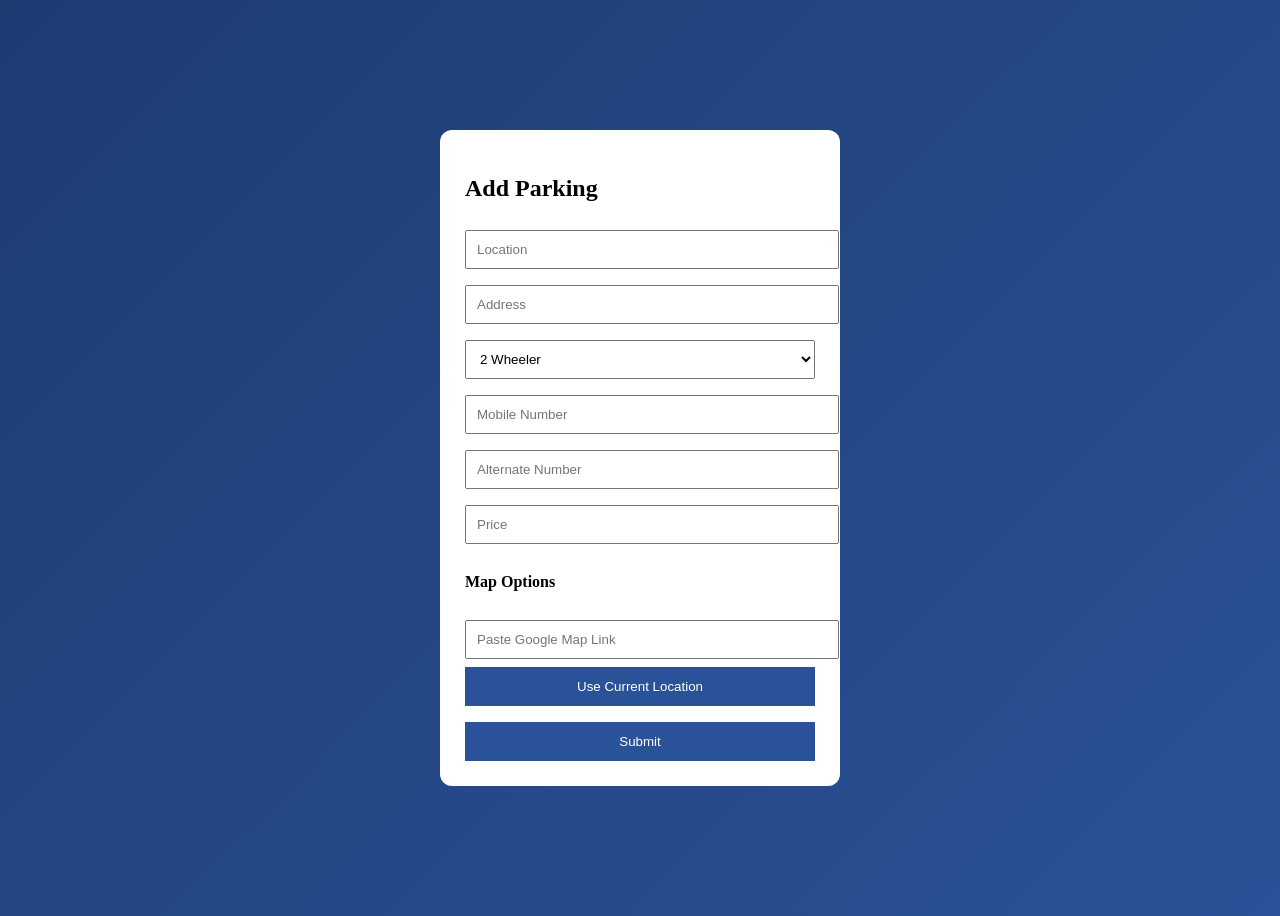
<file: NMP/NearMyPark/latest/add-parking.html>
<!DOCTYPE html>
<html>
<head>
<title>Add Parking</title>

<style>
body {
    font-family: 'Segoe UI';
    background: linear-gradient(135deg,#1e3c72,#2a5298);
    display: flex;
    justify-content: center;
    align-items: center;
    height: 100vh;
}

.container {
    background: white;
    padding: 25px;
    border-radius: 12px;
    width: 350px;
}

input, select {
    width: 100%;
    padding: 10px;
    margin: 8px 0;
}

button {
    width: 100%;
    padding: 12px;
    background: #2a5298;
    color: white;
    border: none;
    cursor: pointer;
}
</style>

</head>

<body>
<div class="container">

<h2>Add Parking</h2>

<input id="location" placeholder="Location">
<input id="address" placeholder="Address">

<select id="vehicleType">
    <option>2 Wheeler</option>
    <option>4 Wheeler Small</option>
    <option>4 Wheeler Big</option>
    <option>Heavy Vehicle</option>
</select>

<input id="mobile" placeholder="Mobile Number">
<input id="altMobile" placeholder="Alternate Number">
<input id="price" placeholder="Price">

<!-- 🔥 NEW FEATURES -->

<h4>Map Options</h4>

<input id="mapLink" placeholder="Paste Google Map Link">

<button onclick="getCurrentLocation()">Use Current Location</button>

<p id="locationStatus"></p>

<button onclick="addParking()">Submit</button>

</div>

<script>
function addParking() {

    let userId = localStorage.getItem("userId");

    if (!userId) {
        alert("Please login first");
        return;
    }

    let location = document.getElementById("location").value.trim();
    let address = document.getElementById("address").value.trim();
    let vehicleType = document.getElementById("vehicleType").value;
    let mobile = document.getElementById("mobile").value;
    let altMobile = document.getElementById("altMobile").value;
    let price = parseFloat(document.getElementById("price").value);
    let mapLink = document.getElementById("mapLink").value.trim();

    // ✅ VALIDATION (MUST BE HERE)
    if (!location || !vehicleType) {
        alert("Please fill required fields (Location & Vehicle Type)");
        return;
    }

    let data = {
        location: location,
        address: address,
        vehicleType: vehicleType,
        mobile: mobile,
        alternateMobile: altMobile,
        price: price,

        userId: userId,

        mapLink: mapLink,
        latitude: latitude,
        longitude: longitude
    };

    console.log("Sending Data:", data);

    fetch("http://localhost:8081/api/parking/add", {
        method: "POST",
        headers: {
            "Content-Type":"application/json"
        },
        body: JSON.stringify(data)
    })
    .then(res => res.json())
    .then(() => {
        alert("Parking Added Successfully");
        window.location.href = "dashboard.html";
    })
    .catch(err => {
        console.error(err);
        alert("Error adding parking");
    });
}

let latitude = null;
let longitude = null;

function getCurrentLocation() {

    if (navigator.geolocation) {

        navigator.geolocation.getCurrentPosition(position => {

            latitude = position.coords.latitude;
            longitude = position.coords.longitude;

            document.getElementById("locationStatus").innerText =
                "Location captured ✔";

        }, () => {
            alert("Location permission denied");
        });

    } else {
        alert("Geolocation not supported");
    }
}
</script>

</body>
</html>
</file>
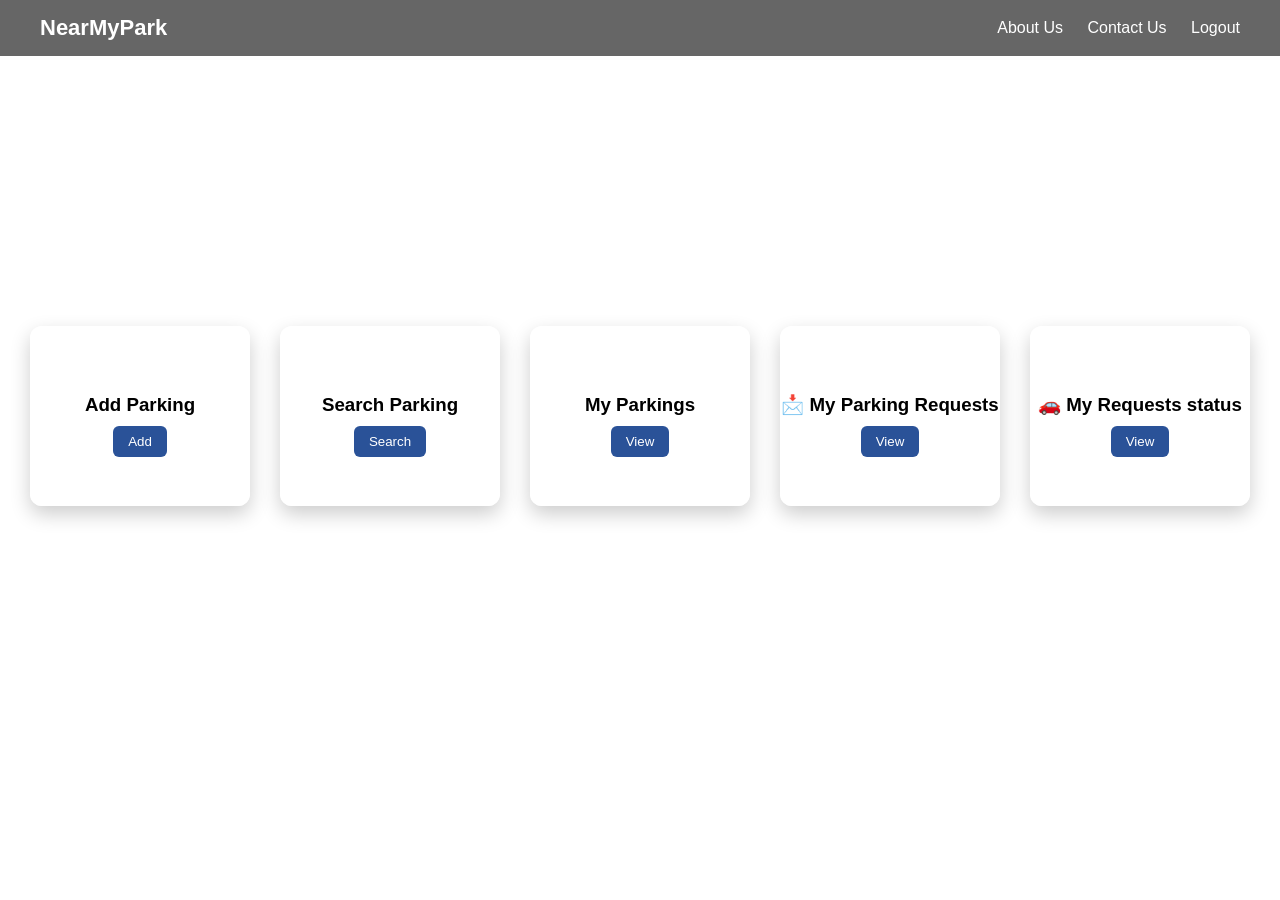
<file: NMP/NearMyPark/latest/dashboard.html>
<!DOCTYPE html>
<html lang="en">
<head>
<meta charset="UTF-8">
<title>NearMyPark Dashboard</title>

<style>
body {
    margin: 0;
    font-family: 'Segoe UI', sans-serif;
    background: url('https://images.unsplash.com/photo-1506521781263-d8422e82f27a') no-repeat center center/cover;
    height: 100vh;
}

/* Navbar */
.navbar {
    display: flex;
    justify-content: space-between;
    align-items: center;
    padding: 15px 40px;
    background: rgba(0,0,0,0.6);
    color: white;
}

.logo {
    font-size: 22px;
    font-weight: bold;
}

.nav-links a {
    margin-left: 20px;
    color: white;
    text-decoration: none;
}

.nav-links a:hover {
    text-decoration: underline;
}

/* Center Content */
.container {
    display: flex;
    justify-content: center;
    align-items: center;
    height: 80vh;
}

/* Card Layout */
.card {
    display: flex;
    gap: 30px;
    flex-wrap: wrap;
    justify-content: center;
}

/* Box */
.box {
    width: 220px;
    height: 180px;
    background: rgba(255,255,255,0.9);
    border-radius: 12px;
    display: flex;
    flex-direction: column;
    justify-content: center;
    align-items: center;
    cursor: pointer;
    transition: 0.3s;
    box-shadow: 0 8px 20px rgba(0,0,0,0.2);
}

.box:hover {
    transform: translateY(-5px);
    background: #2a5298;
    color: white;
}

.box h3 {
    margin-bottom: 10px;
}

.btn {
    padding: 8px 15px;
    border: none;
    background: #2a5298;
    color: white;
    border-radius: 6px;
    cursor: pointer;
}

.box:hover .btn {
    background: white;
    color: #2a5298;
}

/* Bottom Section */
.section {
    display: none;
    background: white;
    padding: 20px;
    position: fixed;
    bottom: 0;
    width: 100%;
}
</style>
</head>

<body>

<!-- Navbar -->
<div class="navbar">
    <div class="logo">NearMyPark</div>

    <div class="nav-links">
        <a href="#" onclick="showSection('about')">About Us</a>
        <a href="#" onclick="showSection('contact')">Contact Us</a>
        <a href="#" onclick="logout()">Logout</a>
    </div>
</div>

<!-- SINGLE CENTER DASHBOARD -->
<div class="container">
    <div class="card">

        <div class="box" onclick="goToAddParking()">
            <h3>Add Parking</h3>
            <button class="btn">Add</button>
        </div>

        <div class="box" onclick="goToSearch()">
            <h3>Search Parking</h3>
            <button class="btn">Search</button>
        </div>

        <div class="box" onclick="goToMyParkings()">
            <h3>My Parkings</h3>
            <button class="btn">View</button>
        </div>
        <div class="box" onclick="goToRequests()">
    <h3>📩 My Parking Requests</h3>
    <button class="btn">View</button>
</div>

<div class="box" onclick="goToDriverRequests()">
    <h3>🚗 My Requests status</h3>
    <button class="btn">View</button>
</div>

    </div>
</div>

<!-- About -->
<div id="about" class="section">
    <h3>About Us</h3>
    <p>NearMyPark helps drivers find nearby parking easily and securely.</p>
</div>

<!-- Contact -->
<div id="contact" class="section">
    <h3>Contact Us</h3>
    <p>Email: support@nearmypark.com</p>
    <p>Phone: +91 9876543210</p>
</div>
<!-- my requests -->


<script>

    fetch("http://localhost:8081/api/request/owner/" + userId)
.then(res => res.json())
.then(data => {
    let count = data.filter(r => r.status === "PENDING").length;
    document.getElementById("badge").innerText = count;
});


let userId = localStorage.getItem("userId");

if (!userId) {
    alert("Please login first");
    window.location.href = "login.html";
}

function goToAddParking() {
    window.location.href = "add-parking.html";
}

function goToSearch() {
    window.location.href = "search.html";
}

function goToMyParkings() {
    window.location.href = "my-parkings.html";
}

function logout() {
    alert("Logged out");
    window.location.href = "login.html";
}
function goToRequests() {
    window.location.href = "my-requests.html";
}

function showSection(section) {
    document.getElementById("about").style.display = "none";
    document.getElementById("contact").style.display = "none";

    document.getElementById(section).style.display = "block";
}
function goToDriverRequests() {
    window.location.href = "http://127.0.0.1:5500/my-requests-driver.html";
}
</script>

</body>
</html>
</file>
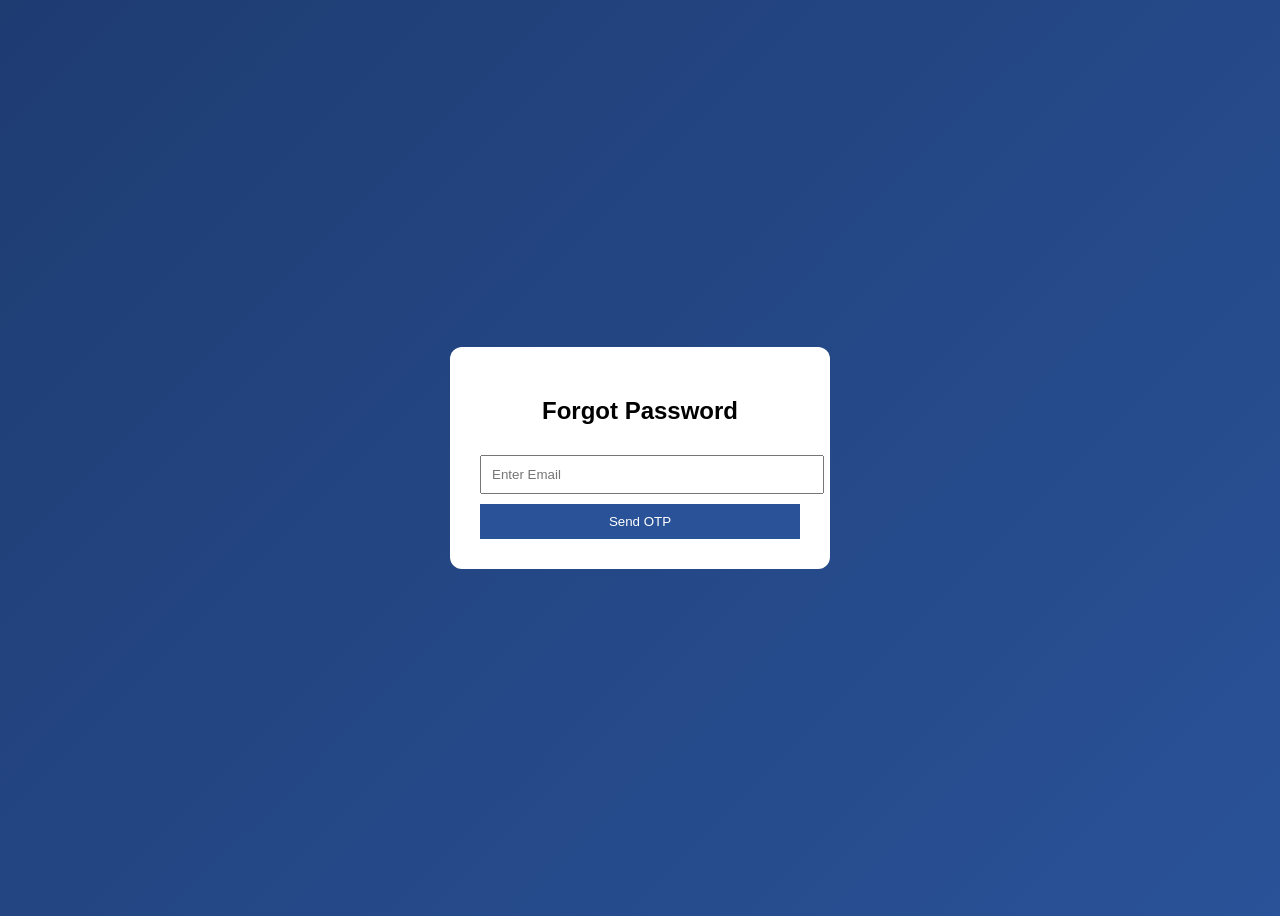
<file: NMP/NearMyPark/latest/forgot-password.html>
<!DOCTYPE html>
<html>
<head>
<title>Forgot Password</title>

<style>
body {
    font-family: Arial;
    background: linear-gradient(135deg, #1e3c72, #2a5298);
    display: flex;
    justify-content: center;
    align-items: center;
    height: 100vh;
}

.container {
    background: white;
    padding: 30px;
    border-radius: 12px;
    width: 320px;
    text-align: center;
}

input {
    width: 100%;
    padding: 10px;
    margin: 10px 0;
}

button {
    width: 100%;
    padding: 10px;
    background: #2a5298;
    color: white;
    border: none;
    cursor: pointer;
}

.hidden {
    display: none;
}
</style>

</head>
<body>

<div class="container">

<h2>Forgot Password</h2>

<div id="step1">
    <input type="email" id="email" placeholder="Enter Email">
    <button onclick="sendOTP()">Send OTP</button>
</div>

<div id="step2" class="hidden">
    <input type="text" id="otp" placeholder="Enter OTP">
    <button onclick="verifyOTP()">Verify OTP</button>
</div>

<div id="step3" class="hidden">
    <input type="password" id="newPassword" placeholder="New Password">
    <button onclick="resetPassword()">Reset Password</button>
</div>

</div>

<script>
const BASE_URL = "http://localhost:8081/api/auth";
let userEmail = "";

function sendOTP() {
    userEmail = document.getElementById("email").value;

    fetch(BASE_URL + "/send-otp", {
        method: "POST",
        headers: {"Content-Type": "application/json"},
        body: JSON.stringify({ email: userEmail })
    })
    .then(res => res.text())
    .then(() => {
        alert("OTP Sent");
        step1.classList.add("hidden");
        step2.classList.remove("hidden");
    })
    .catch(() => alert("Error"));
}

function verifyOTP() {
    let otp = document.getElementById("otp").value;

    fetch(BASE_URL + "/verify-otp", {
        method: "POST",
        headers: {"Content-Type": "application/json"},
        body: JSON.stringify({ email: userEmail, otp: otp })
    })
    .then(res => res.text())
    .then(() => {
        alert("Verified");
        step2.classList.add("hidden");
        step3.classList.remove("hidden");
    })
    .catch(() => alert("Invalid OTP"));
}

function resetPassword() {
    let password = document.getElementById("newPassword").value;

    fetch(BASE_URL + "/reset-password", {
        method: "POST",
        headers: {"Content-Type": "application/json"},
        body: JSON.stringify({
            email: userEmail,
            password: password
        })
    })
    .then(res => res.text())
    .then(() => {
        alert("Password Reset Success");
        window.location.href = "login.html";
    })
    .catch(() => alert("Error"));
}
</script>

</body>
</html>
</file>
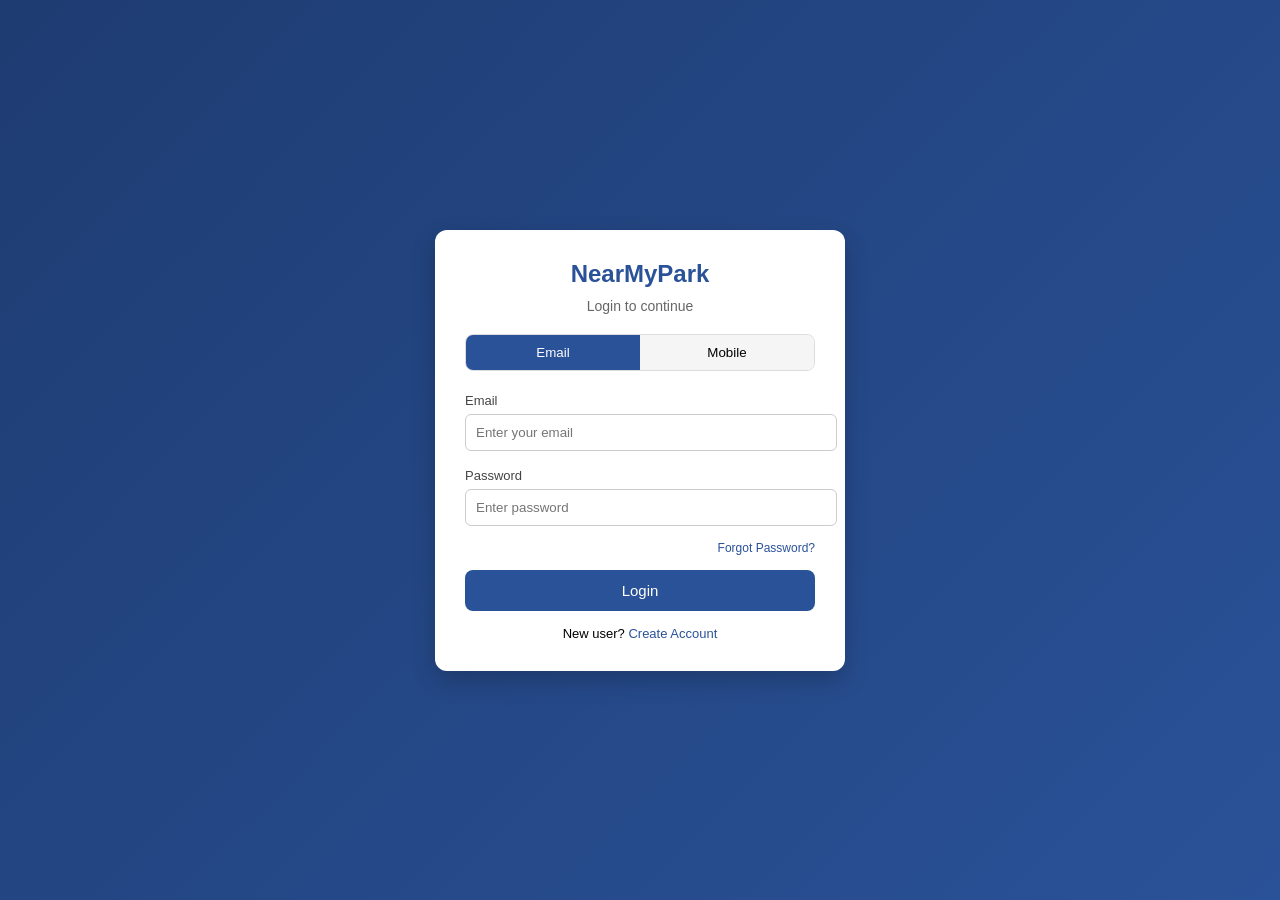
<file: NMP/NearMyPark/latest/login.html>
<!DOCTYPE html>
<html lang="en">
<head>
<meta charset="UTF-8">
<title>NearMyPark Login</title>

<style>
    body {
        margin: 0;
        font-family: 'Segoe UI', sans-serif;
        background: linear-gradient(135deg, #1e3c72, #2a5298);
        height: 100vh;
        display: flex;
        justify-content: center;
        align-items: center;
    }

    .container {
        width: 350px;
        background: #fff;
        border-radius: 12px;
        padding: 30px;
        box-shadow: 0 10px 25px rgba(0,0,0,0.2);
        text-align: center;
    }

    .title {
        font-size: 24px;
        font-weight: bold;
        margin-bottom: 10px;
        color: #2a5298;
    }

    .subtitle {
        font-size: 14px;
        color: #666;
        margin-bottom: 20px;
    }

    .toggle {
        display: flex;
        justify-content: space-between;
        margin-bottom: 20px;
        border-radius: 8px;
        overflow: hidden;
        border: 1px solid #ddd;
    }

    .toggle button {
        flex: 1;
        padding: 10px;
        border: none;
        background: #f5f5f5;
        cursor: pointer;
        font-weight: 500;
    }

    .toggle button.active {
        background: #2a5298;
        color: white;
    }

    .input-box {
        margin-bottom: 15px;
        text-align: left;
    }

    .input-box label {
        font-size: 13px;
        color: #444;
    }

    .input-box input {
        width: 100%;
        padding: 10px;
        margin-top: 5px;
        border-radius: 6px;
        border: 1px solid #ccc;
        outline: none;
        transition: 0.3s;
    }

    .input-box input:focus {
        border-color: #2a5298;
    }

    .forgot {
        text-align: right;
        font-size: 12px;
        margin-bottom: 15px;
    }

    .forgot a {
        text-decoration: none;
        color: #2a5298;
    }
    .forgot a {
    color: #2a5298;
    text-decoration: none;
    font-weight: 500;
}

.forgot a:hover {
    text-decoration: underline;
}

    .btn {
        width: 100%;
        padding: 12px;
        background: #2a5298;
        color: white;
        border: none;
        border-radius: 8px;
        font-size: 15px;
        cursor: pointer;
        transition: 0.3s;
    }

    .btn:hover {
        background: #1e3c72;
    }

    .register {
        margin-top: 15px;
        font-size: 13px;
    }

    .register a {
        color: #2a5298;
        text-decoration: none;
        font-weight: 500;
    }

    .hidden {
        display: none;
    }
</style>
</head>

<body>

<div class="container">
    <div class="title">NearMyPark</div>
    <div class="subtitle">Login to continue</div>

    <!-- Toggle Buttons -->
    <div class="toggle">
        <button id="emailBtn" class="active" onclick="switchMode('email')">Email</button>
        <button id="mobileBtn" onclick="switchMode('mobile')">Mobile</button>
    </div>

    <!-- Email Login -->
    <div id="emailLogin">
        <div class="input-box">
            <label>Email</label>
            <input type="email" id="email" placeholder="Enter your email">
        </div>

        <div class="input-box">
            <label>Password</label>
            <input type="password" id="passwordEmail" placeholder="Enter password">
        </div>
    </div>

    <!-- Mobile Login -->
    <div id="mobileLogin" class="hidden">
        <div class="input-box">
            <label>Mobile Number</label>
            <input type="text" id="mobile" placeholder="Enter mobile number">
        </div>

        <div class="input-box">
            <label>Password</label>
            <input type="password" id="passwordMobile" placeholder="Enter password">
        </div>
    </div>

    <div class="forgot">
    <a href="forgot-password.html">Forgot Password?</a>
</div>

    <button class="btn" onclick="login()">Login</button>

    <div class="register">
        New user? <a href="register.html">Create Account</a>
    </div>
</div>

<script>
    localStorage.setItem("userId", user.userId);
function switchMode(mode) {
    if (mode === 'email') {
        document.getElementById('emailLogin').classList.remove('hidden');
        document.getElementById('mobileLogin').classList.add('hidden');
        document.getElementById('emailBtn').classList.add('active');
        document.getElementById('mobileBtn').classList.remove('active');
    } else {
        document.getElementById('mobileLogin').classList.remove('hidden');
        document.getElementById('emailLogin').classList.add('hidden');
        document.getElementById('mobileBtn').classList.add('active');
        document.getElementById('emailBtn').classList.remove('active');
    }
}

function login() {

    let email = document.getElementById("email").value.trim();
    let passwordEmail = document.getElementById("passwordEmail").value.trim();

    let mobile = document.getElementById("mobile").value.trim();
    let passwordMobile = document.getElementById("passwordMobile").value.trim();

    let data;

    if (email) {
        data = { email: email, password: passwordEmail };
    } else {
        data = { phone: mobile, password: passwordMobile };
    }

   fetch("http://localhost:8081/api/auth/login", {
    method: "POST",
    headers: {
        "Content-Type": "application/json"
    },
    body: JSON.stringify(data)
})
.then(res => {

    if (!res.ok) {
        throw new Error("Invalid login");
    }

    return res.json();
})
.then(user => {

    localStorage.setItem("userId", user.phone);

    alert("Login Success");
    window.location.href = "dashboard.html";
})
.catch(() => {
    alert("Invalid email/mobile or password");
});
}
</script>


</body>
</html>
</file>
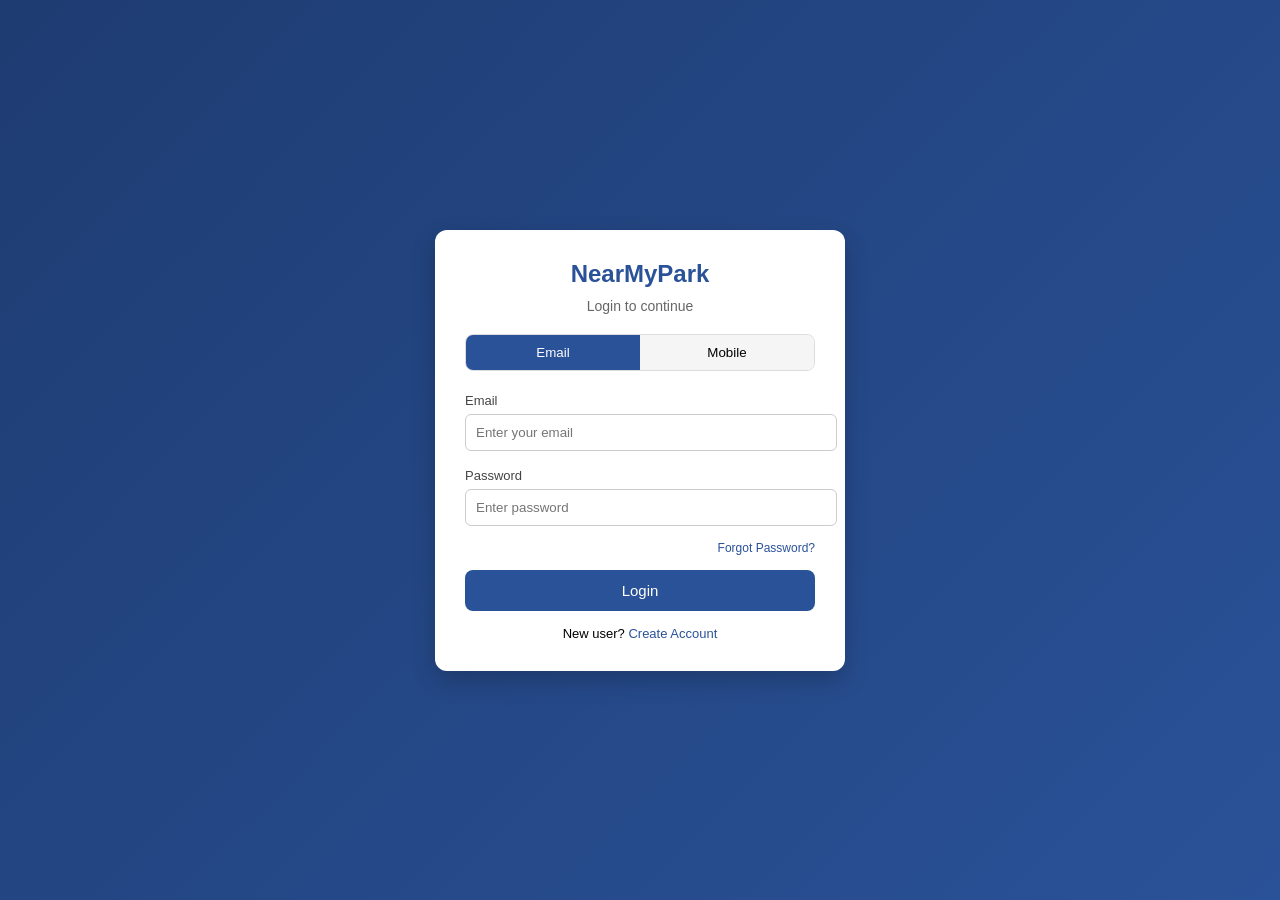
<file: NMP/NearMyPark/latest/my-parkings.html>
<!DOCTYPE html>
<html>
<head>
<title>My Parkings</title>

<style>
body {
    margin: 0;
    font-family: 'Segoe UI';
    background: linear-gradient(135deg,#1e3c72,#2a5298);
}

/* Title */
h2 {
    text-align: center;
    color: white;
    padding: 20px;
}

/* Table container */
.table-container {
    width: 90%;
    margin: auto;
    background: white;
    border-radius: 10px;
    overflow: hidden;
    box-shadow: 0 10px 20px rgba(0,0,0,0.2);
}

/* Table */
table {
    width: 100%;
    border-collapse: collapse;
}

/* Header */
th {
    background: #2a5298;
    color: white;
    padding: 12px;
}

/* Rows */
td {
    padding: 12px;
    text-align: center;
    border-bottom: 1px solid #ddd;
}

tr:hover {
    background: #f5f5f5;
}

/* No data message */
.no-data {
    text-align: center;
    color: white;
    margin-top: 50px;
    font-size: 18px;
}

/* 🔥 Three dot menu */
.menu {
    position: relative;
    cursor: pointer;
    font-size: 20px;
}

/* Dropdown */
.dropdown {
    display: none;
    position: absolute;
    right: 0;
    top: 20px;
    background: white;
    border: 1px solid #ccc;
    border-radius: 5px;
    min-width: 100px;
    z-index: 10;
}

/* Show dropdown */
.menu:hover .dropdown {
    display: block;
}

/* Dropdown item */
.dropdown div {
    padding: 8px;
    cursor: pointer;
    text-align: center;
}

.dropdown div:hover {
    background: #eee;
}

/* 🔴 Book button */
.book-btn {
    background: red;
    color: white;
}

/* 🟢 Unbook button */
.unbook-btn {
    background: #eee;
}
</style>

</head>

<body>

<h2>My Parkings</h2>

<!-- ✅ ONLY THIS CONTAINER -->
<div id="tableContainer"></div>


<script>

let userId = localStorage.getItem("userId");

if (!userId) {
    alert("Please login first");
    window.location.href = "login.html";
}

// FETCH DATA
fetch("http://localhost:8081/api/parking/my/" + userId)
.then(res => res.json())
.then(data => {

    let container = document.getElementById("tableContainer");

    if (!data || data.length === 0) {
        container.innerHTML = "<div class='no-data'>No parking you added</div>";
        return;
    }

    let table = `
    <div class="table-container">
    <table>
        <tr>
            <th>Location</th>
            <th>Address</th>
            <th>Vehicle</th>
            <th>Price</th>
            <th>Mobile</th>
            <th>Alt</th>
            <th>Map</th>
            <th>GPS</th>
            <th>Status</th>
            <th>Action</th>
        </tr>
    `;

    data.forEach(p => {

        let mapLinkIcon = p.mapLink
            ? `<a href="${p.mapLink}" target="_blank">📍</a>`
            : "-";

        let gpsIcon = (p.latitude && p.longitude)
            ? `<a href="https://maps.google.com?q=${p.latitude},${p.longitude}" target="_blank">🧭</a>`
            : "-";

        let statusText = p.booked ? "Unbook" : "Book";
        let statusClass = p.booked ? "unbook-btn" : "book-btn";

        let statusLabel = p.booked
            ? '<span style="color:red">Booked</span>'
            : '<span style="color:green">Available</span>';

        table += `
        <tr>
            <td>${p.location || '-'}</td>
            <td>${p.address || '-'}</td>
            <td>${p.vehicleType || '-'}</td>
            <td>₹ ${p.price || 0}</td>
            <td>${p.mobile || '-'}</td>
            <td>${p.alternateMobile || '-'}</td>
            <td>${mapLinkIcon}</td>
            <td>${gpsIcon}</td>
            <td>${statusLabel}</td>

            <!-- 🔥 THREE DOT MENU -->
            <td>
                <div class="menu">
                    ⋮
                    <div class="dropdown">
                        <div class="${statusClass}"
                             onclick="toggleStatus(${p.id}, ${p.booked})">
                             ${statusText}
                        </div>
                    </div>
                </div>
            </td>
        </tr>
        `;
    });

    table += "</table></div>";
    container.innerHTML = table;

})
.catch(err => {
    console.error(err);
    document.getElementById("tableContainer").innerHTML =
        "<div class='no-data'>Error loading data</div>";
});


// 🔥 SINGLE CLEAN FUNCTION
function toggleStatus(id, currentStatus) {

    let newStatus = !currentStatus;

    fetch("http://localhost:8081/api/parking/status/" + id, {
        method: "PUT",
        headers: {
            "Content-Type": "application/json"
        },
        body: JSON.stringify({ booked: newStatus })
    })
    .then(res => {
        if (!res.ok) throw new Error();
        return res.json();
    })
    .then(() => {
        alert("Status Updated");
        location.reload();
    })
    .catch(() => {
        alert("Error updating status");
    });
}

</script>

</body>
</html>
</file>
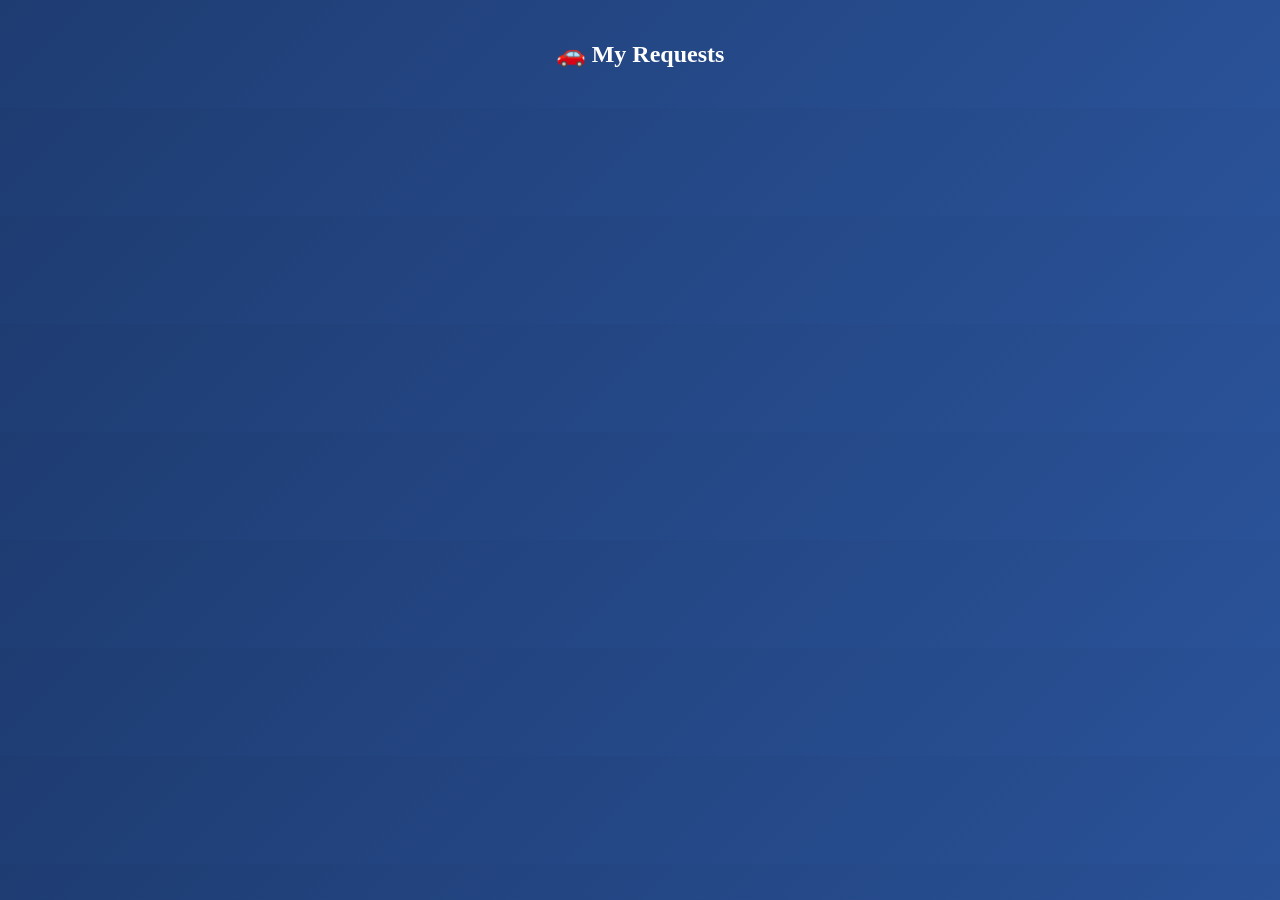
<file: NMP/NearMyPark/latest/my-requests-driver.html>
<!DOCTYPE html>
<html>
<head>
<title>My Requests</title>

<style>
body {
    margin: 0;
    font-family: 'Segoe UI';
    background: linear-gradient(135deg,#1e3c72,#2a5298);
}

h2 {
    text-align: center;
    color: white;
    padding: 20px;
}

.container {
    width: 90%;
    margin: auto;
    background: white;
    border-radius: 10px;
    padding: 20px;
}

table {
    width: 100%;
    border-collapse: collapse;
}

th {
    background: #2a5298;
    color: white;
    padding: 10px;
}

td {
    padding: 10px;
    text-align: center;
    border-bottom: 1px solid #ddd;
}

.pending { color: orange; font-weight: bold; }
.accepted { color: green; font-weight: bold; }
.rejected { color: red; font-weight: bold; }
</style>
</head>

<body>

<h2>🚗 My Requests</h2>

<div id="table"></div>

<script>

let userId = localStorage.getItem("userId");

function loadRequests() {

    fetch("http://localhost:8081/api/request/user/" + userId)
    .then(res => res.json())
    .then(data => {

        if (!data || data.length === 0) {
            document.getElementById("table").innerHTML = "<p>No requests found</p>";
            return;
        }

        let html = `
        <div class="container">
        <table>
        <tr>
            <th>Location</th>
            <th>Vehicle</th>
            <th>Owner Contact</th>
            <th>Status</th>
        </tr>`;

        data.forEach(r => {

            let statusClass = r.status.toLowerCase();

            let contact = r.mobile
                ? `<a href="tel:${r.mobile}">📞</a>
                   <a href="https://wa.me/91${r.mobile}" target="_blank">💬</a>
                   <br>${r.mobile}`
                : "-";

            html += `
            <tr>
                <td>${r.location || '-'}</td>
                <td>${r.vehicleType || '-'}</td>
                <td>${contact}</td>
                <td class="${statusClass}">${r.status}</td>
            </tr>
            `;
        });

        html += "</table></div>";

        document.getElementById("table").innerHTML = html;
    });
}

loadRequests();

setInterval(() => {
    loadRequests();
}, 5000);
</script>

</body>
</html>
</file>
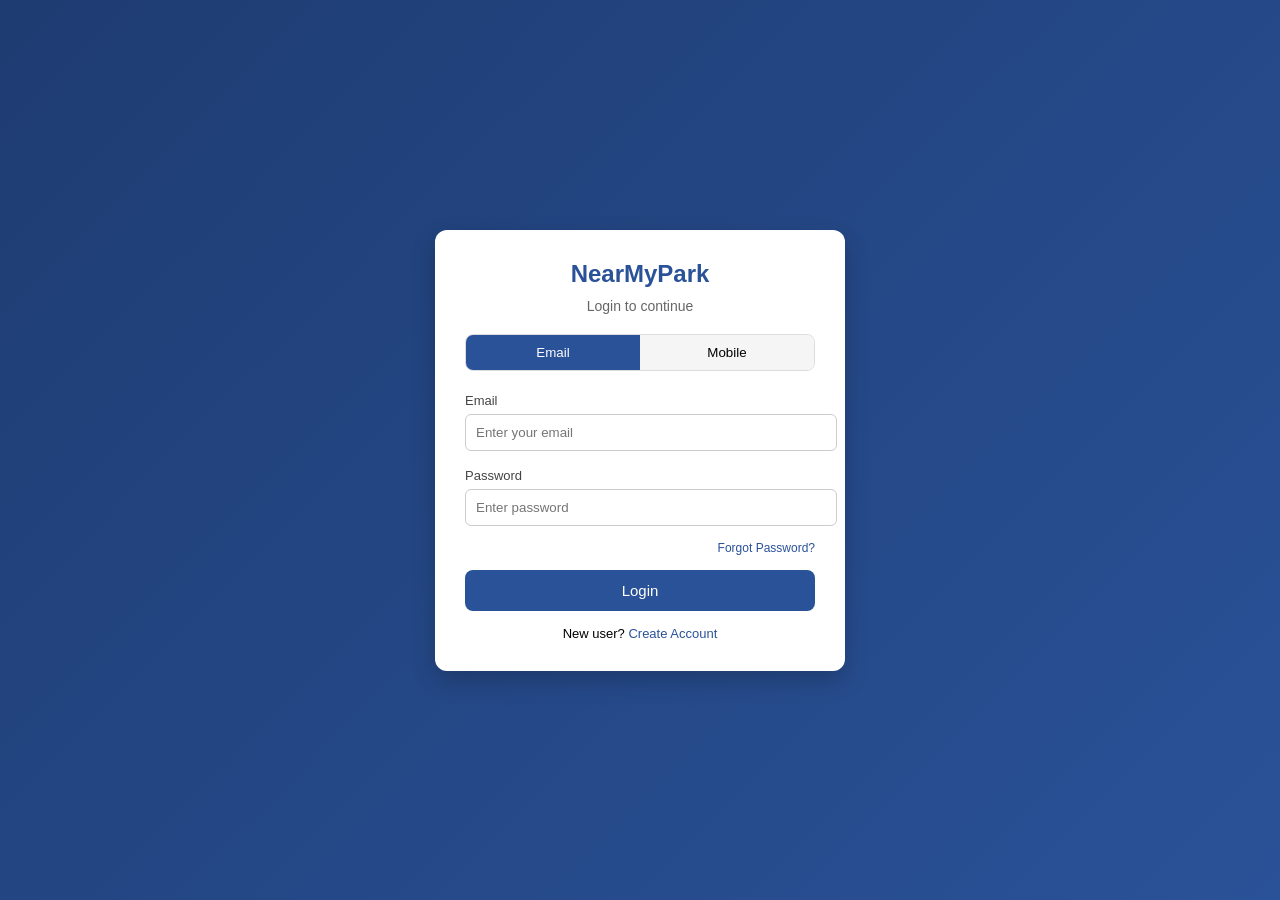
<file: NMP/NearMyPark/latest/my-requests.html>
<!DOCTYPE html>
<html>
<head>
<title>My Parking Requests</title>

<style>
body {
    margin: 0;
    font-family: 'Segoe UI';
    background: linear-gradient(135deg,#1e3c72,#2a5298);
}

/* Title */
h2 {
    text-align: center;
    color: white;
    padding: 20px;
}

/* Container */
.container {
    width: 90%;
    margin: auto;
    background: white;
    border-radius: 12px;
    padding: 20px;
    box-shadow: 0 10px 25px rgba(0,0,0,0.2);
}

/* Table */
table {
    width: 100%;
    border-collapse: collapse;
}

/* Header */
th {
    background: #2a5298;
    color: white;
    padding: 12px;
}

/* Rows */
td {
    padding: 12px;
    text-align: center;
    border-bottom: 1px solid #ddd;
}

tr:hover {
    background: #f5f5f5;
}

/* Status */
.pending {
    color: orange;
    font-weight: bold;
}

.accepted {
    color: green;
    font-weight: bold;
}

.rejected {
    color: red;
    font-weight: bold;
}

/* Buttons */
.btn {
    padding: 6px 12px;
    border: none;
    border-radius: 5px;
    cursor: pointer;
    margin: 2px;
}

.accept-btn {
    background: green;
    color: white;
}

.reject-btn {
    background: red;
    color: white;
}

.btn:hover {
    opacity: 0.8;
}

/* No data */
.no-data {
    text-align: center;
    font-size: 18px;
    color: white;
    margin-top: 40px;
}
</style>

</head>

<body>

<h2>📩 My Parking Requests</h2>

<div id="reqTable"></div>

<script>

let ownerId = localStorage.getItem("userId");

console.log("Owner ID:", ownerId);

if (!ownerId) {
    alert("Please login first");
    window.location.href = "login.html";
}

// FETCH REQUESTS
fetch("http://localhost:8081/api/request/owner/" + ownerId)
.then(res => res.json())
.then(data => {

    let container = document.getElementById("reqTable");

    if (!data || data.length === 0) {
        container.innerHTML = "<div class='no-data'>No requests found</div>";
        return;
    }

    let html = `
    <div class="container">
    <table>
    <tr>
        <th>Parking ID</th>
        <th>Requester</th>
        <th>Status</th>
        <th>Action</th>
    </tr>`;

    data.forEach(r => {

        let statusClass = r.status.toLowerCase();

        let action = "";

        if (r.status === "PENDING") {
            action = `
            <button class="btn accept-btn" onclick="accept(${r.id})">Accept</button>
            <button class="btn reject-btn" onclick="reject(${r.id})">Reject</button>
            `;
        } else {
            action = "-";
        }

        html += `
        <tr>
            <td>${r.parkingId}</td>
            <td>${r.requesterId}</td>
            <td class="${statusClass}">${r.status}</td>
            <td>${action}</td>
        </tr>
        `;
    });

    html += "</table></div>";

    container.innerHTML = html;
});

// ACCEPT
function accept(id) {
    fetch("http://localhost:8081/api/request/accept/" + id, {
        method: "PUT"
    })
    .then(() => {
        alert("Request Accepted");
        location.reload();
    });
}

// REJECT
function reject(id) {
    fetch("http://localhost:8081/api/request/reject/" + id, {
        method: "PUT"
    })
    .then(() => {
        alert("Request Rejected");
        location.reload();
    });
}

</script>

</body>
</html>
</file>
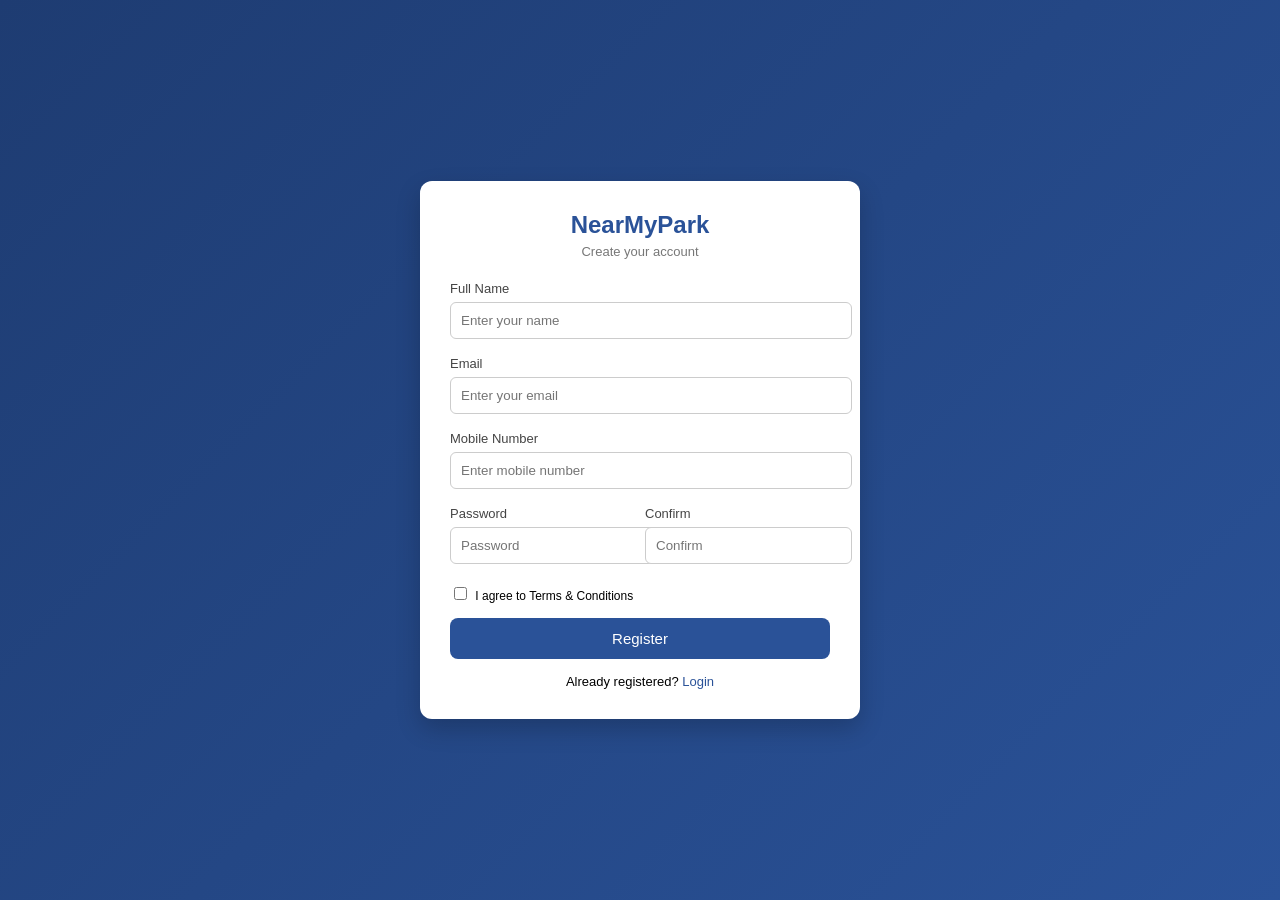
<file: NMP/NearMyPark/latest/register.html>
<!DOCTYPE html>
<html lang="en">
<head>
<meta charset="UTF-8">
<title>NearMyPark Register</title>

<style>
    body {
        margin: 0;
        font-family: 'Segoe UI', sans-serif;
        background: linear-gradient(135deg, #1e3c72, #2a5298);
        height: 100vh;
        display: flex;
        justify-content: center;
        align-items: center;
    }

    .container {
        width: 380px;
        background: #fff;
        border-radius: 12px;
        padding: 30px;
        box-shadow: 0 10px 25px rgba(0,0,0,0.2);
    }

    .title {
        text-align: center;
        font-size: 24px;
        font-weight: bold;
        color: #2a5298;
        margin-bottom: 5px;
    }

    .subtitle {
        text-align: center;
        font-size: 13px;
        color: #777;
        margin-bottom: 20px;
    }

    .input-box {
        margin-bottom: 15px;
    }

    .input-box label {
        font-size: 13px;
        color: #444;
    }

    .input-box input {
        width: 100%;
        padding: 10px;
        margin-top: 5px;
        border-radius: 6px;
        border: 1px solid #ccc;
        outline: none;
        transition: 0.3s;
    }

    .input-box input:focus {
        border-color: #2a5298;
    }

    .row {
        display: flex;
        gap: 10px;
    }

    .row .input-box {
        flex: 1;
    }

    .checkbox {
        font-size: 12px;
        margin-bottom: 15px;
    }

    .checkbox input {
        margin-right: 5px;
    }

    .btn {
        width: 100%;
        padding: 12px;
        background: #2a5298;
        color: white;
        border: none;
        border-radius: 8px;
        font-size: 15px;
        cursor: pointer;
        transition: 0.3s;
    }

    .btn:hover {
        background: #1e3c72;
    }

    .login {
        text-align: center;
        margin-top: 15px;
        font-size: 13px;
    }

    .login a {
        color: #2a5298;
        text-decoration: none;
        font-weight: 500;
    }

    .error {
        color: red;
        font-size: 12px;
        margin-top: 5px;
    }
</style>
</head>

<body>

<div class="container">
    <div class="title">NearMyPark</div>
    <div class="subtitle">Create your account</div>

    <!-- Name -->
    <div class="input-box">
        <label>Full Name</label>
        <input type="text" id="name" placeholder="Enter your name">
    </div>

    <!-- Email -->
    <div class="input-box">
        <label>Email</label>
        <input type="email" id="email" placeholder="Enter your email">
    </div>

    <!-- Mobile -->
    <div class="input-box">
        <label>Mobile Number</label>
        <input type="text" id="mobile" placeholder="Enter mobile number">
    </div>

    <!-- Password Row -->
    <div class="row">
        <div class="input-box">
            <label>Password</label>
            <input type="password" id="password" placeholder="Password">
        </div>

        <div class="input-box">
            <label>Confirm</label>
            <input type="password" id="confirmPassword" placeholder="Confirm">
        </div>
    </div>

    <div id="errorMsg" class="error"></div>

    <!-- Terms -->
    <div class="checkbox">
        <input type="checkbox" id="terms">
        I agree to Terms & Conditions
    </div>

    <button class="btn" onclick="register()">Register</button>

    <div class="login">
        Already registered? <a href="login.html">Login</a>
    </div>
</div>

<script>
function register() {
    let name = document.getElementById("name").value;
    let email = document.getElementById("email").value;
    let mobile = document.getElementById("mobile").value;
    let password = document.getElementById("password").value;
    let confirmPassword = document.getElementById("confirmPassword").value;
    let terms = document.getElementById("terms").checked;

    let error = document.getElementById("errorMsg");

    // Validation
    if (!name || !email || !mobile || !password || !confirmPassword) {
        error.innerText = "All fields are required";
        return;
    }

    if (password !== confirmPassword) {
        error.innerText = "Passwords do not match";
        return;
    }

    if (!terms) {
        error.innerText = "Please accept Terms & Conditions";
        return;
    }

    error.innerText = "";

    let data = {
        name: name,
        email: email,
        phone: mobile,
        password: password,
        role: "DRIVER"
    };

    fetch("http://localhost:8081/api/auth/register", {
        method: "POST",
        headers: {
            "Content-Type": "application/json"
        },
        body: JSON.stringify(data)
    })
    .then(res => res.json())
    .then(() => {
        alert("Registration Successful");
        window.location.href = "login.html";
    })
    .catch(() => {
        error.innerText = "Registration failed";
    });
}
</script>

</body>
</html>
</file>
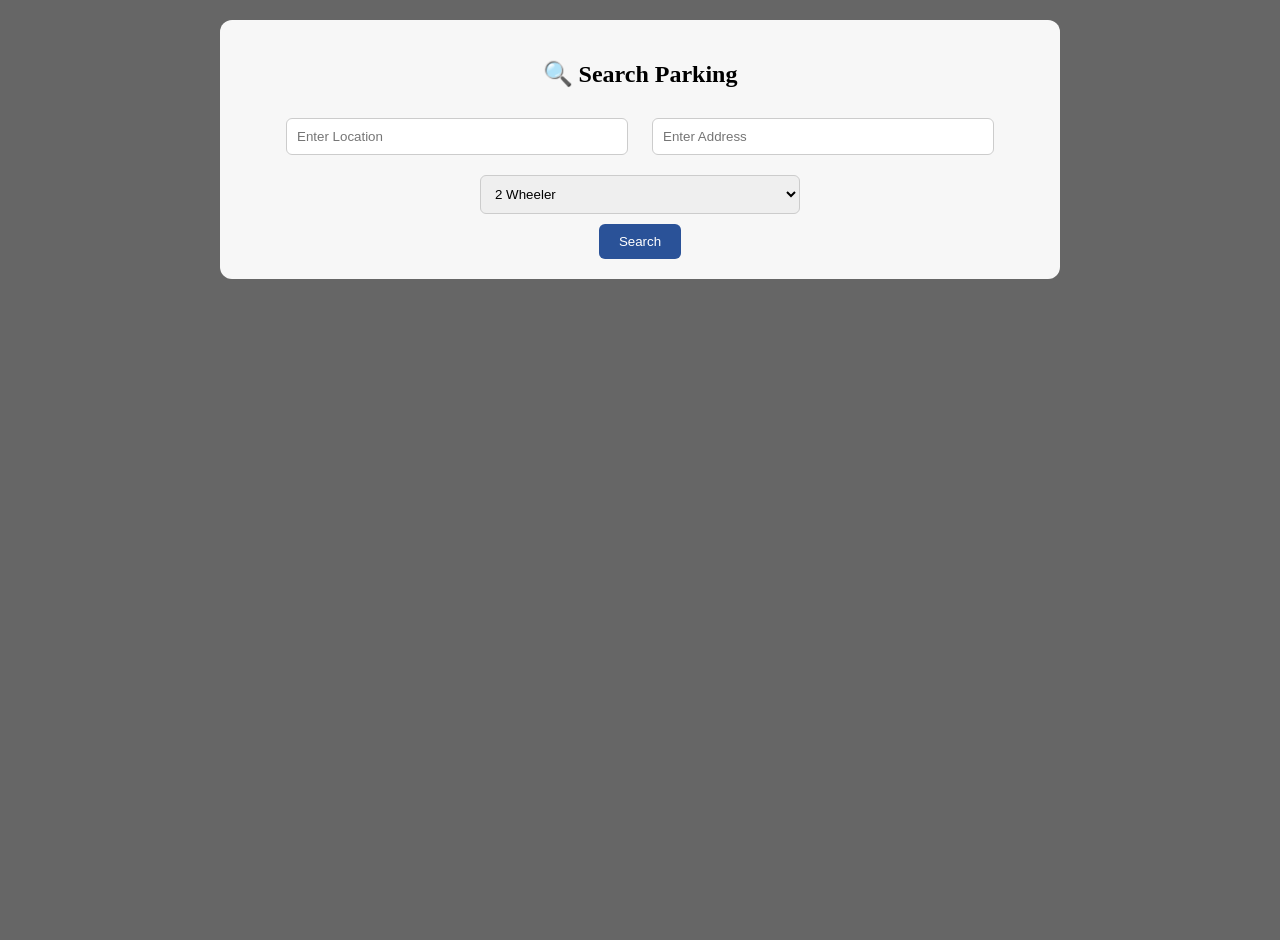
<file: NMP/NearMyPark/latest/search.html>
<!DOCTYPE html>
<html>
<head>
<title>Search Parking</title>

<style>
body {
    margin: 0;
    font-family: 'Segoe UI';
    background: url('https://images.unsplash.com/photo-1506521781263-d8422e82f27a') no-repeat center/cover;
}

/* Overlay */
.overlay {
    background: rgba(0,0,0,0.6);
    height: 100vh;
    padding: 20px;
}

/* Card */
.container {
    max-width: 800px;
    margin: auto;
    background: rgba(255,255,255,0.95);
    padding: 20px;
    border-radius: 12px;
    text-align: center;
}

/* Inputs */
input, select {
    padding: 10px;
    margin: 10px;
    width: 40%;
    border-radius: 6px;
    border: 1px solid #ccc;
}

/* Button */
button {
    padding: 10px 20px;
    background: #2a5298;
    color: white;
    border: none;
    border-radius: 6px;
    cursor: pointer;
}

/* Table */
.table {
    width: 100%;
    margin-top: 20px;
    border-collapse: collapse;
}

.table th {
    background: #2a5298;
    color: white;
    padding: 10px;
}

.table td {
    padding: 10px;
    border-bottom: 1px solid #ddd;
}

.table tr:hover {
    background: #f5f5f5;
}

/* Badge */
.available {
    color: green;
    font-weight: bold;
}

.booked {
    color: red;
    font-weight: bold;
}
</style>

</head>

<body>

<div class="overlay">

<div class="container">

<h2>🔍 Search Parking</h2>

<input id="location" placeholder="Enter Location">
<input id="address" placeholder="Enter Address"><br>

<select id="vehicleType">
    <option>2 Wheeler</option>
    <option>4 Wheeler Small</option>
    <option>4 Wheeler Big</option>
    <option>Heavy Vehicle</option>
</select>

<br>

<button onclick="searchParking()">Search</button>

<div id="result"></div>

</div>
</div>

<script>

let userLat = 0;
let userLng = 0;

// 📡 GET CURRENT LOCATION
navigator.geolocation.getCurrentPosition(pos => {
    userLat = pos.coords.latitude;
    userLng = pos.coords.longitude;
});
function sendRequest(parkingId) {

    let requesterId = localStorage.getItem("userId");

    fetch("http://localhost:8081/api/request/create", {
        method: "POST",
        headers: {"Content-Type":"application/json"},
        body: JSON.stringify({
            parkingId: parkingId,
            requesterId: requesterId
        })
    })
    .then(() => {
        alert("Request sent to owner");
    });
}

function searchParking() {

    let location = document.getElementById("location").value.trim();
    let address = document.getElementById("address").value.trim();
    let vehicleType = document.getElementById("vehicleType").value;

    if (!location && !address) {
        alert("Enter location or address");
        return;
    }

    fetch("http://localhost:8081/api/search", {
        method: "POST",
        headers: {"Content-Type":"application/json"},
        body: JSON.stringify({
            location: location,
            address: address,
            vehicleType: vehicleType,
            latitude: userLat,
            longitude: userLng
        })
    })
    .then(res => res.json())
    .then(data => {

        if (!data || data.length === 0) {
            document.getElementById("result").innerHTML = "<p>No parking found</p>";
            return;
        }

        let html = `
        <table class="table">
        <tr>
            <th>Location</th>
            <th>Vehicle</th>
            <th>Price</th>
            <th>Owner Contact</th>
            <th>Distance (km)</th>
            <th>Status</th>
            <th>Map Link</th>
            <th>GPS Location</th>
            <th>Request</th>
        </tr>`;

        data.forEach(item => {

    let p = item.parking;

    let status = p.booked
        ? "<span class='booked'>Booked</span>"
        : "<span class='available'>Available</span>";

    // 📍 Map Link
    let mapLinkIcon = p.mapLink && p.mapLink.trim() !== ""
        ? `<a href="${p.mapLink}" target="_blank">📍</a>`
        : "-";

    // 🧭 GPS
    let gpsIcon = (p.latitude && p.longitude)
        ? `<a href="https://maps.google.com?q=${p.latitude},${p.longitude}" target="_blank">🧭</a>`
        : "-";

    // 📞 Contact
    let contact = `
        <a href="tel:${p.mobile}">📞</a>
        <a href="https://wa.me/91${p.mobile}" target="_blank">💬</a>
        <br>${p.mobile}
    `;

    // 🔥 REQUEST BUTTON (MOVE HERE)
    let requestBtn = `
        <button onclick="sendRequest(${p.id})">
            Request
        </button>
    `;

    html += `
    <tr>
        <td>${p.location}</td>
        <td>${p.vehicleType}</td>
        <td>₹ ${p.price}</td>
        <td>${contact}</td>
        <td>${item.distance.toFixed(2)}</td>
        <td>${status}</td>
        <td>${mapLinkIcon}</td>
        <td>${gpsIcon}</td>
        <td>${requestBtn}</td>
    </tr>
    `;
});
        html += "</table>";

        document.getElementById("result").innerHTML = html;

    })
    .catch(() => {
        alert("Error fetching data");
    });
}

</script>

</body>
</html>
</file>
